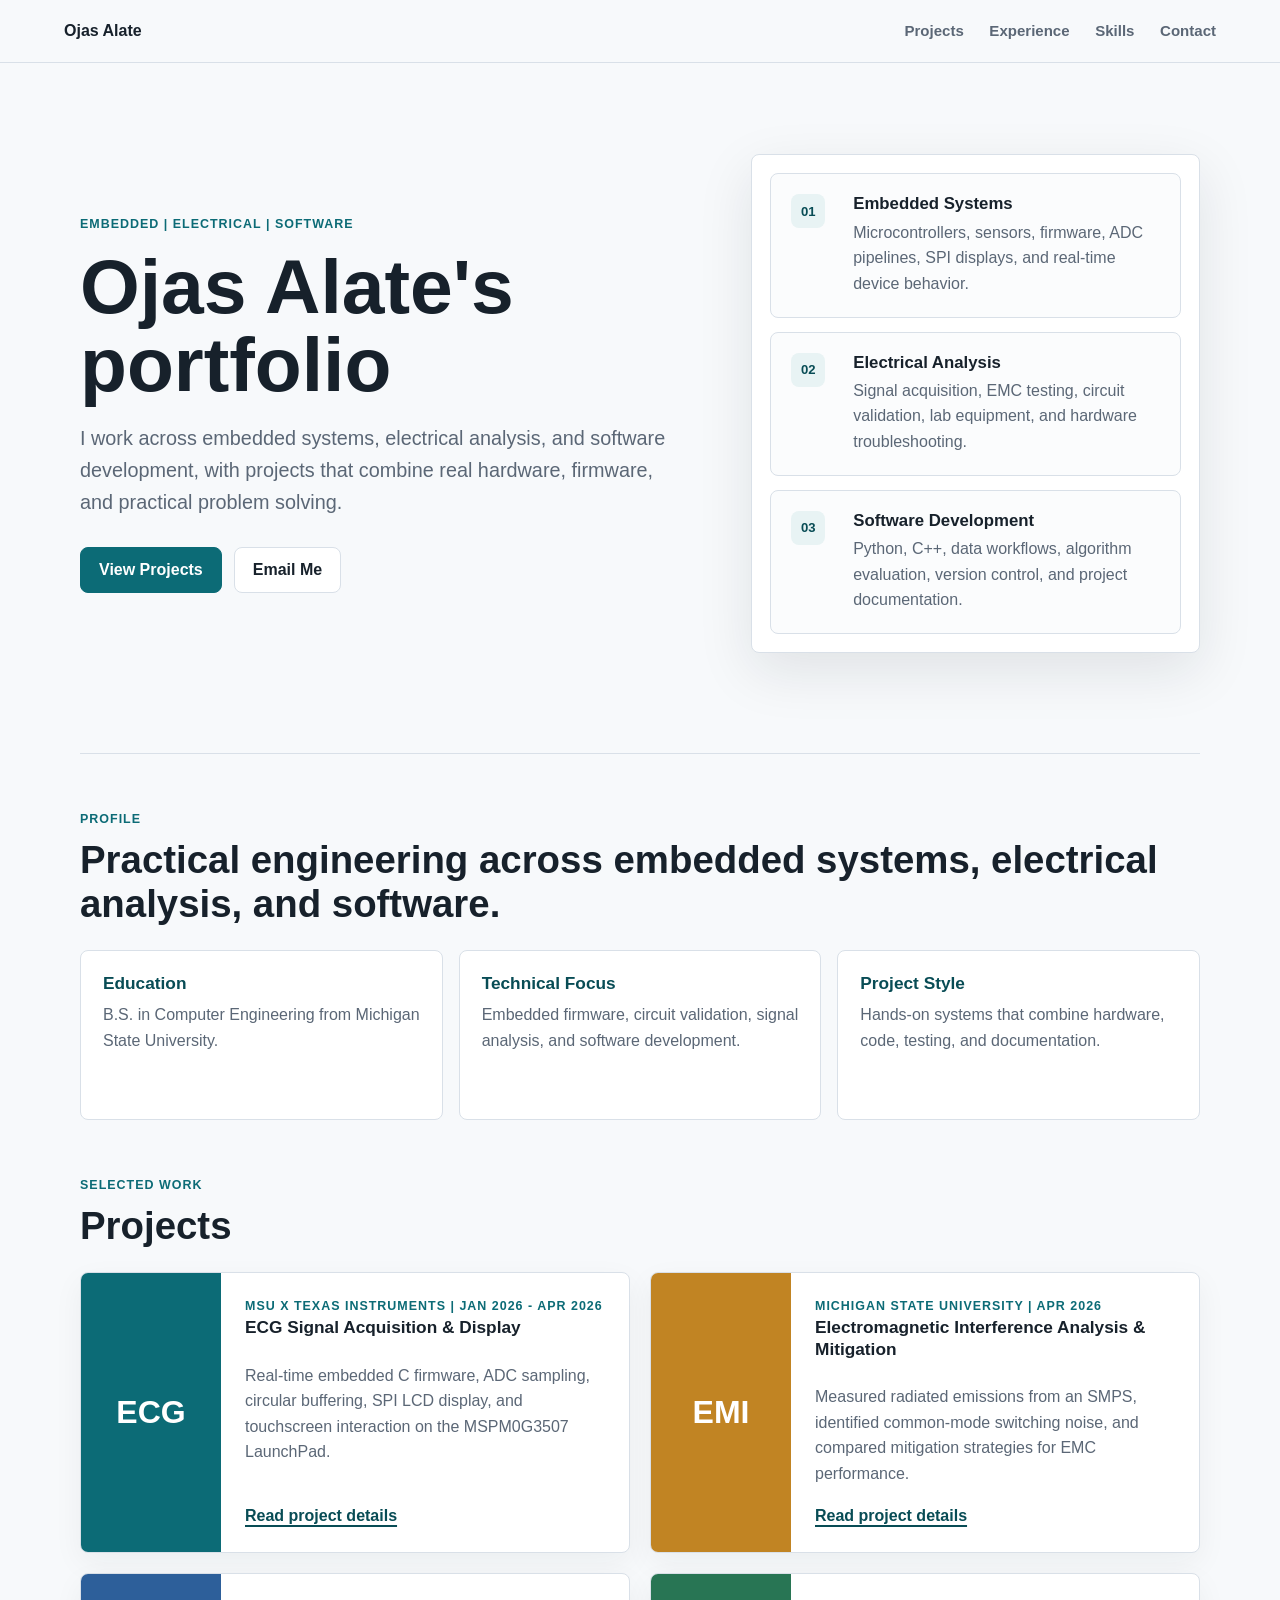
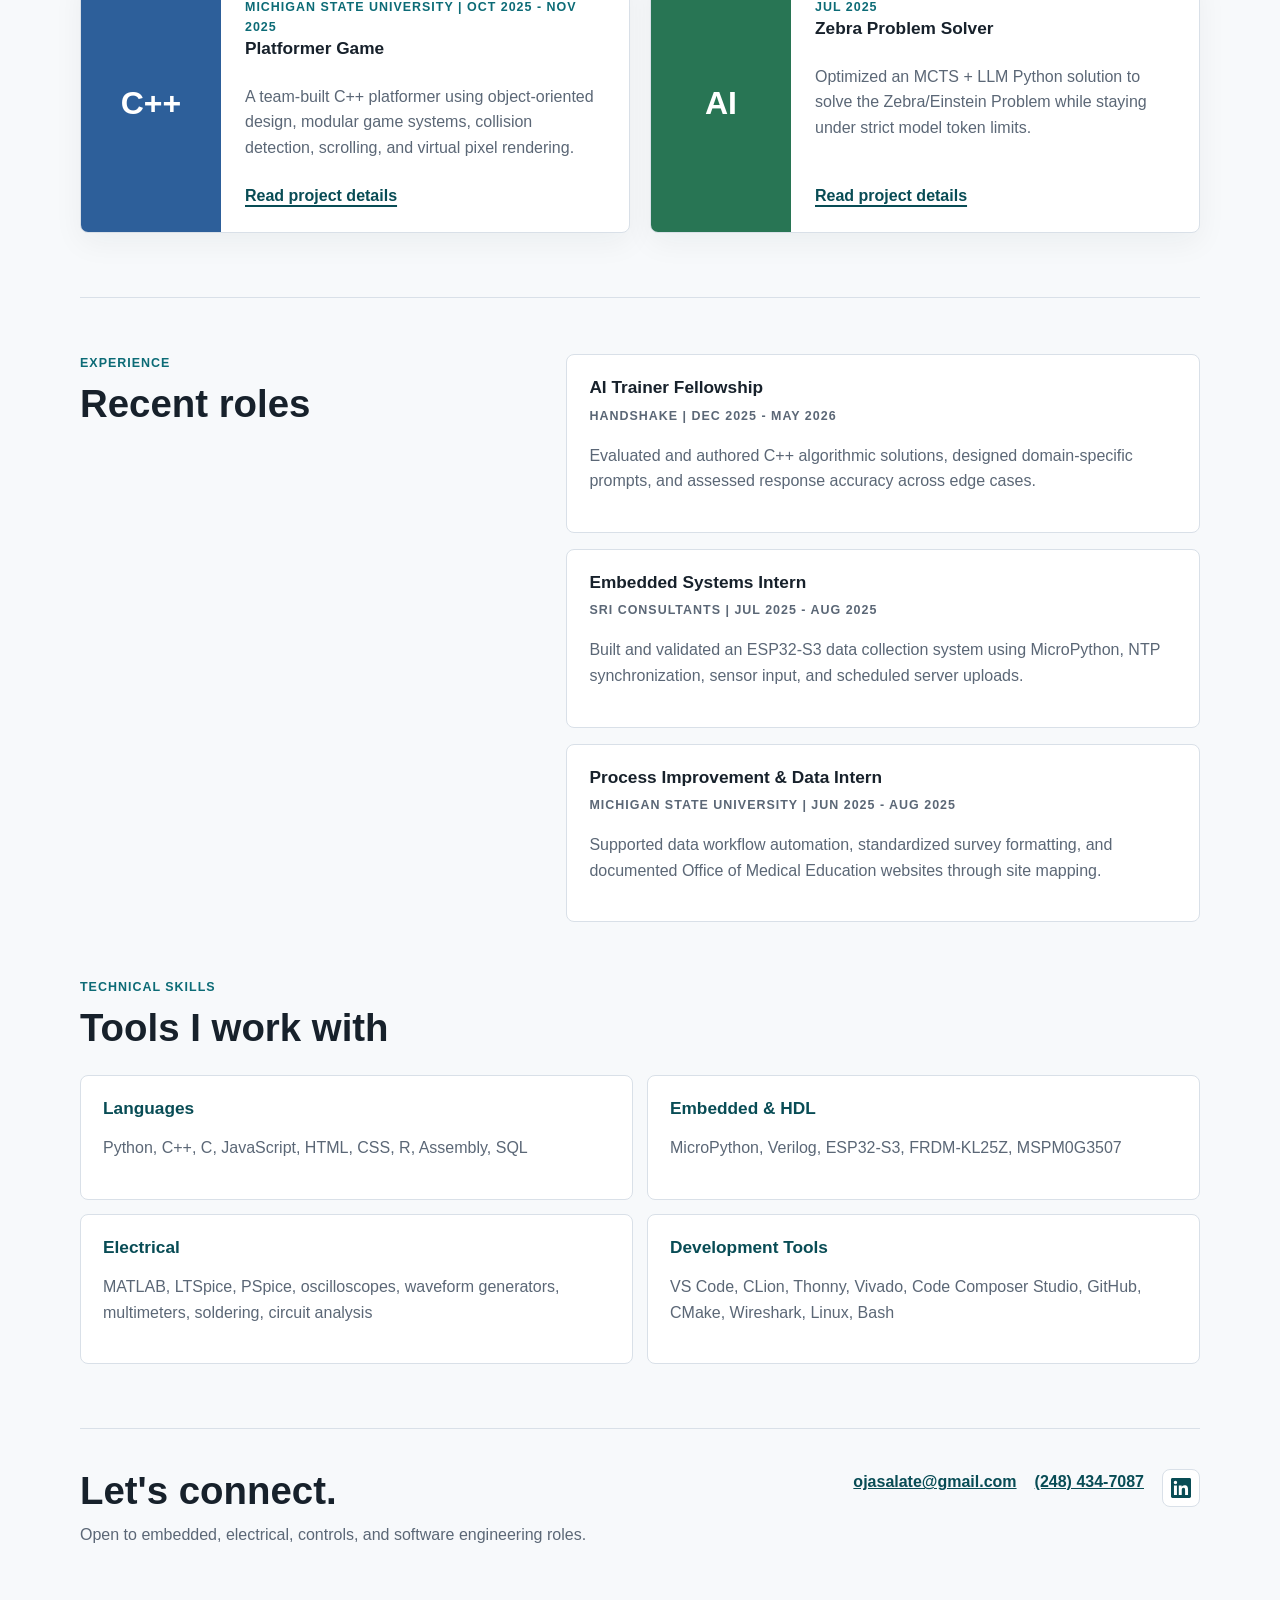
<file: index.html>
<!DOCTYPE html>
<html lang="en">
<head>
    <meta charset="UTF-8">
    <meta name="viewport" content="width=device-width, initial-scale=1.0">
    <title>Ojas Alate | Computer Engineering Portfolio</title>
    <meta name="description" content="Portfolio for Ojas Alate, a computer engineering graduate focused on embedded firmware, electrical systems, signal analysis, and software engineering projects.">
    <link rel="stylesheet" href="style.css?v=20260629">
</head>
<body>
    <header class="site-header">
        <a class="brand" href="index.html">Ojas Alate</a>
        <nav class="site-nav" aria-label="Main navigation">
            <a href="#projects">Projects</a>
            <a href="#experience">Experience</a>
            <a href="#skills">Skills</a>
            <a href="#contact">Contact</a>
        </nav>
    </header>

    <main>
        <section class="hero section">
            <div class="hero-copy">
                <p class="eyebrow">Embedded | Electrical | Software</p>
                <h1>Ojas Alate's portfolio</h1>
                <p class="hero-text">
                    I work across embedded systems, electrical analysis, and software development, with projects that combine real hardware, firmware, and practical problem solving.
                </p>
                <div class="hero-actions" aria-label="Primary links">
                    <a class="button primary" href="#projects">View Projects</a>
                    <a class="button secondary" href="mailto:ojasalate@gmail.com">Email Me</a>
                </div>
            </div>
            <div class="focus-panel" aria-label="Portfolio focus summary">
                <div class="focus-card">
                    <span>01</span>
                    <div>
                        <h2>Embedded Systems</h2>
                        <p>Microcontrollers, sensors, firmware, ADC pipelines, SPI displays, and real-time device behavior.</p>
                    </div>
                </div>
                <div class="focus-card">
                    <span>02</span>
                    <div>
                        <h2>Electrical Analysis</h2>
                        <p>Signal acquisition, EMC testing, circuit validation, lab equipment, and hardware troubleshooting.</p>
                    </div>
                </div>
                <div class="focus-card">
                    <span>03</span>
                    <div>
                        <h2>Software Development</h2>
                        <p>Python, C++, data workflows, algorithm evaluation, version control, and project documentation.</p>
                    </div>
                </div>
            </div>
        </section>

        <section class="section profile-section" aria-label="Professional overview">
            <div class="section-heading">
                <p class="section-label">Profile</p>
                <h2>Practical engineering across embedded systems, electrical analysis, and software.</h2>
            </div>
            <div class="profile-grid">
                <article class="profile-card">
                    <h3>Education</h3>
                    <p>B.S. in Computer Engineering from Michigan State University.</p>
                </article>
                <article class="profile-card">
                    <h3>Technical Focus</h3>
                    <p>Embedded firmware, circuit validation, signal analysis, and software development.</p>
                </article>
                <article class="profile-card">
                    <h3>Project Style</h3>
                    <p>Hands-on systems that combine hardware, code, testing, and documentation.</p>
                </article>
            </div>
        </section>

        <section class="section" id="projects">
            <div class="section-heading">
                <p class="section-label">Selected Work</p>
                <h2>Projects</h2>
            </div>
            <div class="project-grid">
                <article class="project-card">
                    <div class="project-visual ecg">ECG</div>
                    <div class="project-content">
                        <p class="project-meta">MSU x Texas Instruments | Jan 2026 - Apr 2026</p>
                        <h3>ECG Signal Acquisition & Display</h3>
                        <p>Real-time embedded C firmware, ADC sampling, circular buffering, SPI LCD display, and touchscreen interaction on the MSPM0G3507 LaunchPad.</p>
                        <a class="text-link" href="capstone.html">Read project details</a>
                    </div>
                </article>

                <article class="project-card">
                    <div class="project-visual emi">EMI</div>
                    <div class="project-content">
                        <p class="project-meta">Michigan State University | Apr 2026</p>
                        <h3>Electromagnetic Interference Analysis & Mitigation</h3>
                        <p>Measured radiated emissions from an SMPS, identified common-mode switching noise, and compared mitigation strategies for EMC performance.</p>
                        <a class="text-link" href="emi-analysis.html">Read project details</a>
                    </div>
                </article>

                <article class="project-card">
                    <div class="project-visual game">C++</div>
                    <div class="project-content">
                        <p class="project-meta">Michigan State University | Oct 2025 - Nov 2025</p>
                        <h3>Platformer Game</h3>
                        <p>A team-built C++ platformer using object-oriented design, modular game systems, collision detection, scrolling, and virtual pixel rendering.</p>
                        <a class="text-link" href="platformer.html">Read project details</a>
                    </div>
                </article>

                <article class="project-card">
                    <div class="project-visual zebra">AI</div>
                    <div class="project-content">
                        <p class="project-meta">Jul 2025</p>
                        <h3>Zebra Problem Solver</h3>
                        <p>Optimized an MCTS + LLM Python solution to solve the Zebra/Einstein Problem while staying under strict model token limits.</p>
                        <a class="text-link" href="zebra-problem.html">Read project details</a>
                    </div>
                </article>
            </div>
        </section>

        <section class="section two-column" id="experience">
            <div>
                <p class="section-label">Experience</p>
                <h2>Recent roles</h2>
            </div>
            <div class="timeline">
                <article>
                    <h3>AI Trainer Fellowship</h3>
                    <p class="project-meta">Handshake | Dec 2025 - May 2026</p>
                    <p>Evaluated and authored C++ algorithmic solutions, designed domain-specific prompts, and assessed response accuracy across edge cases.</p>
                </article>
                <article>
                    <h3>Embedded Systems Intern</h3>
                    <p class="project-meta">SRI Consultants | Jul 2025 - Aug 2025</p>
                    <p>Built and validated an ESP32-S3 data collection system using MicroPython, NTP synchronization, sensor input, and scheduled server uploads.</p>
                </article>
                <article>
                    <h3>Process Improvement & Data Intern</h3>
                    <p class="project-meta">Michigan State University | Jun 2025 - Aug 2025</p>
                    <p>Supported data workflow automation, standardized survey formatting, and documented Office of Medical Education websites through site mapping.</p>
                </article>
            </div>
        </section>

        <section class="section" id="skills">
            <div class="section-heading">
                <p class="section-label">Technical Skills</p>
                <h2>Tools I work with</h2>
            </div>
            <div class="skill-groups">
                <div>
                    <h3>Languages</h3>
                    <p>Python, C++, C, JavaScript, HTML, CSS, R, Assembly, SQL</p>
                </div>
                <div>
                    <h3>Embedded & HDL</h3>
                    <p>MicroPython, Verilog, ESP32-S3, FRDM-KL25Z, MSPM0G3507</p>
                </div>
                <div>
                    <h3>Electrical</h3>
                    <p>MATLAB, LTSpice, PSpice, oscilloscopes, waveform generators, multimeters, soldering, circuit analysis</p>
                </div>
                <div>
                    <h3>Development Tools</h3>
                    <p>VS Code, CLion, Thonny, Vivado, Code Composer Studio, GitHub, CMake, Wireshark, Linux, Bash</p>
                </div>
            </div>
        </section>
    </main>

    <footer class="site-footer" id="contact">
        <div>
            <h2>Let's connect.</h2>
            <p>Open to embedded, electrical, controls, and software engineering roles.</p>
        </div>
        <div class="footer-links">
            <a href="mailto:ojasalate@gmail.com">ojasalate@gmail.com</a>
            <a href="tel:+12484347087">(248) 434-7087</a>
            <a class="icon-link" href="https://www.linkedin.com/in/ojas-alate" aria-label="LinkedIn profile">
                <svg class="brand-icon" viewBox="0 0 24 24" aria-hidden="true">
                    <path d="M20.45 20.45h-3.56v-5.58c0-1.33-.03-3.04-1.85-3.04-1.85 0-2.13 1.45-2.13 2.94v5.68H9.35V8.98h3.42v1.57h.05c.48-.9 1.64-1.85 3.37-1.85 3.6 0 4.27 2.37 4.27 5.46v6.29ZM5.34 7.41a2.06 2.06 0 1 1 0-4.12 2.06 2.06 0 0 1 0 4.12ZM7.12 20.45H3.56V8.98h3.56v11.47ZM22.23 0H1.76C.79 0 0 .77 0 1.72v20.56C0 23.23.79 24 1.76 24h20.47c.97 0 1.77-.77 1.77-1.72V1.72C24 .77 23.2 0 22.23 0Z"></path>
                </svg>
                <span class="sr-only">LinkedIn</span>
            </a>
        </div>
    </footer>
</body>
</html>
</file>
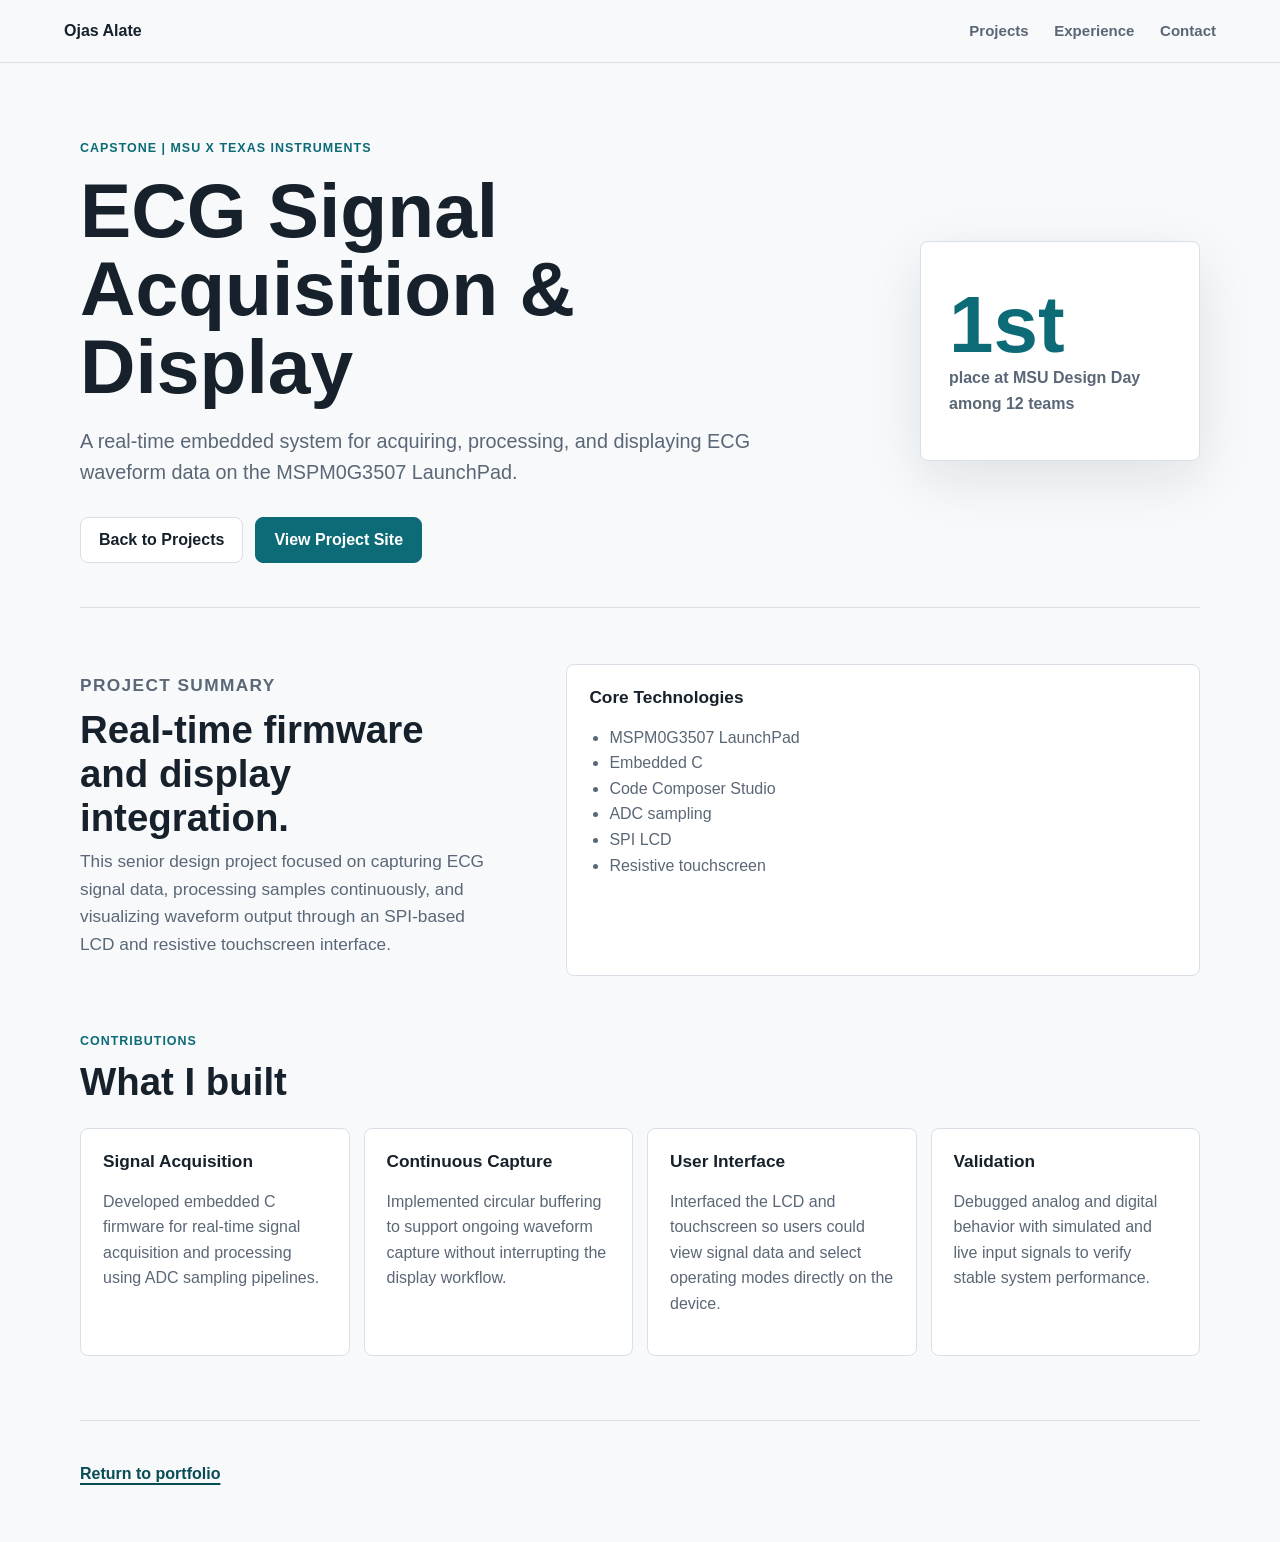
<file: capstone.html>
<!DOCTYPE html>
<html lang="en">
<head>
    <meta charset="UTF-8">
    <meta name="viewport" content="width=device-width, initial-scale=1.0">
    <title>ECG Signal Acquisition & Display | Ojas Alate</title>
    <meta name="description" content="Capstone project details for Ojas Alate's ECG signal acquisition and display system built with MSU and Texas Instruments.">
    <link rel="stylesheet" href="style.css?v=20260629">
</head>
<body>
    <header class="site-header">
        <a class="brand" href="index.html">Ojas Alate</a>
        <nav class="site-nav" aria-label="Main navigation">
            <a href="index.html#projects">Projects</a>
            <a href="index.html#experience">Experience</a>
            <a href="index.html#contact">Contact</a>
        </nav>
    </header>

    <main>
        <section class="project-hero section">
            <div>
                <p class="eyebrow">Capstone | MSU x Texas Instruments</p>
                <h1>ECG Signal Acquisition & Display</h1>
                <p class="hero-text">A real-time embedded system for acquiring, processing, and displaying ECG waveform data on the MSPM0G3507 LaunchPad.</p>
                <div class="hero-actions">
                    <a class="button secondary" href="index.html#projects">Back to Projects</a>
                    <a class="button primary" href="https://cv-spartan-projects.github.io/ECE480-Capstone-Team23/">View Project Site</a>
                </div>
            </div>
            <div class="project-stat">
                <strong>1st</strong>
                <span>place at MSU Design Day among 12 teams</span>
            </div>
        </section>

        <section class="section detail-grid">
            <article>
                <p class="section-label">Project Summary</p>
                <h2>Real-time firmware and display integration.</h2>
                <p>
                    This senior design project focused on capturing ECG signal data, processing samples continuously, and visualizing waveform output through an SPI-based LCD and resistive touchscreen interface.
                </p>
            </article>
            <aside class="detail-panel">
                <h3>Core Technologies</h3>
                <ul>
                    <li>MSPM0G3507 LaunchPad</li>
                    <li>Embedded C</li>
                    <li>Code Composer Studio</li>
                    <li>ADC sampling</li>
                    <li>SPI LCD</li>
                    <li>Resistive touchscreen</li>
                </ul>
            </aside>
        </section>

        <section class="section">
            <div class="section-heading">
                <p class="section-label">Contributions</p>
                <h2>What I built</h2>
            </div>
            <div class="feature-list">
                <article>
                    <h3>Signal Acquisition</h3>
                    <p>Developed embedded C firmware for real-time signal acquisition and processing using ADC sampling pipelines.</p>
                </article>
                <article>
                    <h3>Continuous Capture</h3>
                    <p>Implemented circular buffering to support ongoing waveform capture without interrupting the display workflow.</p>
                </article>
                <article>
                    <h3>User Interface</h3>
                    <p>Interfaced the LCD and touchscreen so users could view signal data and select operating modes directly on the device.</p>
                </article>
                <article>
                    <h3>Validation</h3>
                    <p>Debugged analog and digital behavior with simulated and live input signals to verify stable system performance.</p>
                </article>
            </div>
        </section>
    </main>

    <footer class="site-footer">
        <a class="text-link" href="index.html">Return to portfolio</a>
    </footer>
</body>
</html>
</file>
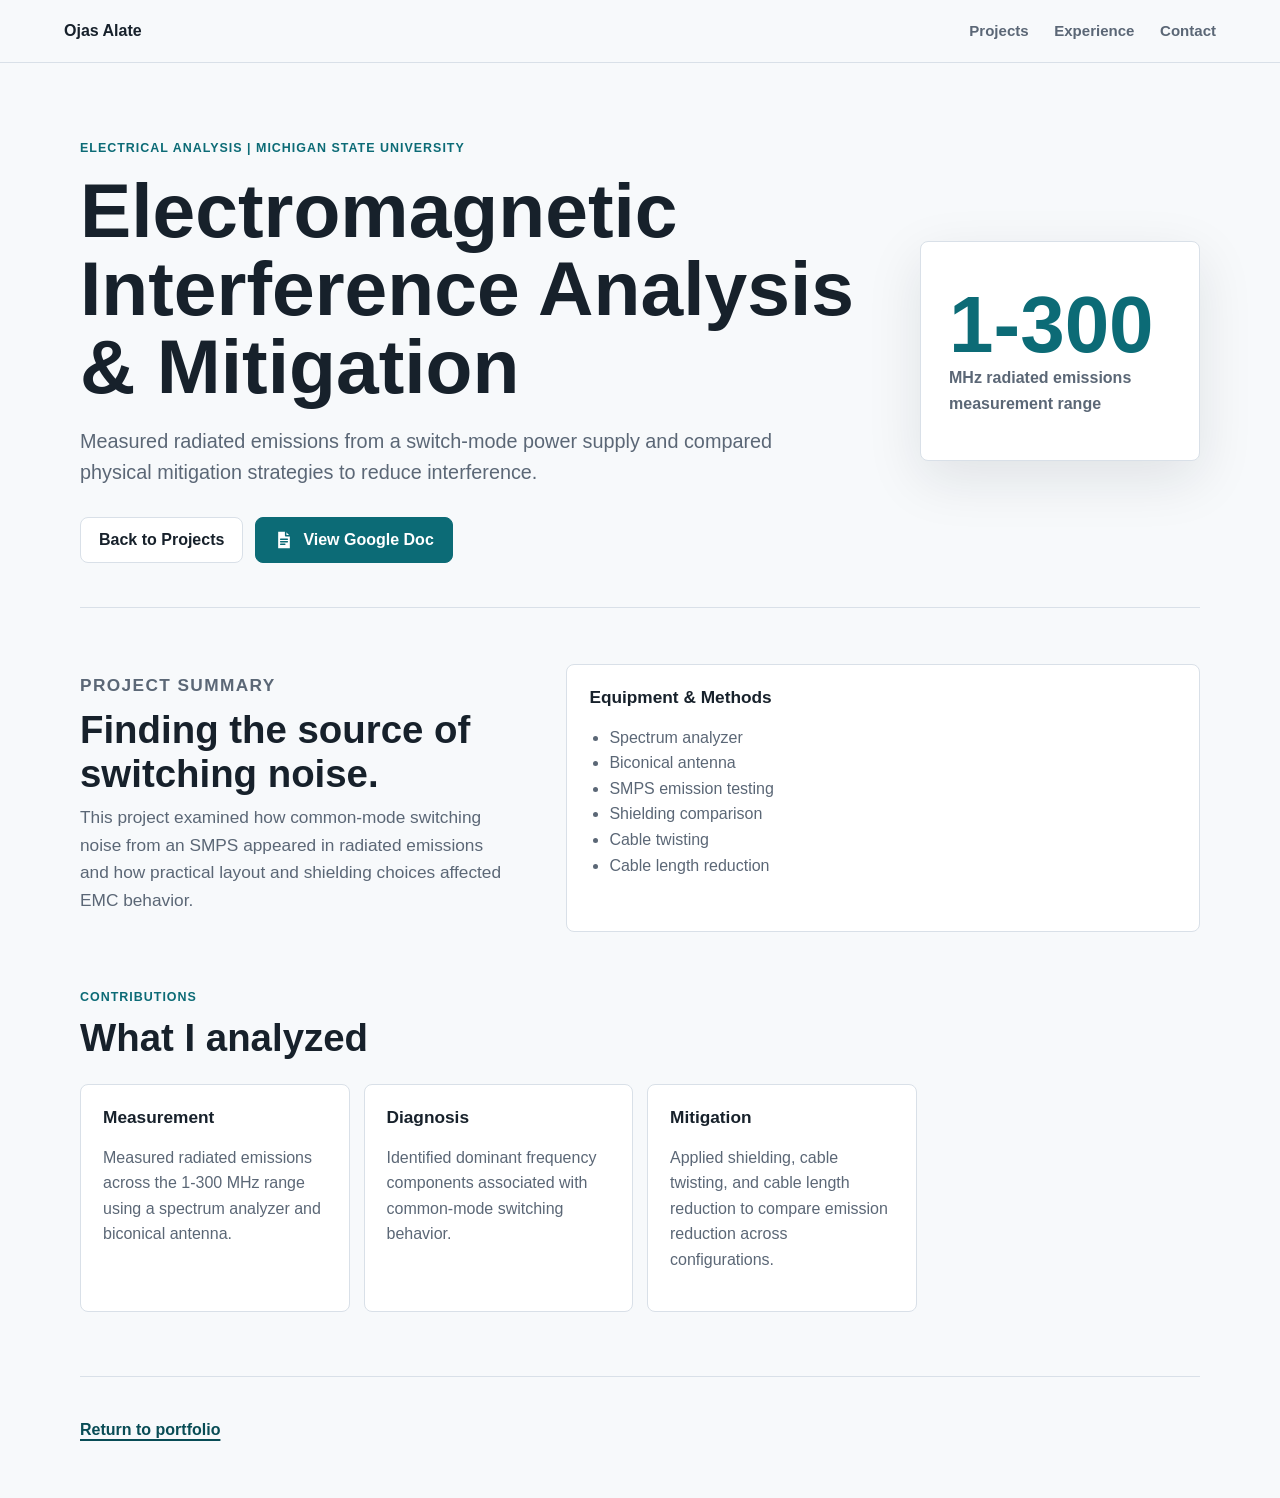
<file: emi-analysis.html>
<!DOCTYPE html>
<html lang="en">
<head>
    <meta charset="UTF-8">
    <meta name="viewport" content="width=device-width, initial-scale=1.0">
    <title>Electromagnetic Interference Analysis | Ojas Alate</title>
    <meta name="description" content="Project details for Ojas Alate's electromagnetic interference analysis and mitigation work.">
    <link rel="stylesheet" href="style.css?v=20260629">
</head>
<body>
    <header class="site-header">
        <a class="brand" href="index.html">Ojas Alate</a>
        <nav class="site-nav" aria-label="Main navigation">
            <a href="index.html#projects">Projects</a>
            <a href="index.html#experience">Experience</a>
            <a href="index.html#contact">Contact</a>
        </nav>
    </header>

    <main>
        <section class="project-hero section">
            <div>
                <p class="eyebrow">Electrical Analysis | Michigan State University</p>
                <h1>Electromagnetic Interference Analysis & Mitigation</h1>
                <p class="hero-text">Measured radiated emissions from a switch-mode power supply and compared physical mitigation strategies to reduce interference.</p>
                <div class="hero-actions">
                    <a class="button secondary" href="index.html#projects">Back to Projects</a>
                    <a class="button primary docs-button" href="https://docs.google.com/document/d/1dYpM_G-G1wIL6OXguMkgS4XqOSPN32UWNxRURj3GAKc/edit?tab=t.0">
                        <svg class="button-icon docs-icon" viewBox="0 0 24 24" aria-hidden="true">
                            <path class="docs-page" d="M5 2h9l5 5v15H5V2Z"></path>
                            <path class="docs-fold" d="M14 2v5h5"></path>
                            <path class="docs-line" d="M8 11h8M8 14h8M8 17h5"></path>
                        </svg>
                        View Google Doc
                    </a>
                </div>
            </div>
            <div class="project-stat">
                <strong>1-300</strong>
                <span>MHz radiated emissions measurement range</span>
            </div>
        </section>

        <section class="section detail-grid">
            <article>
                <p class="section-label">Project Summary</p>
                <h2>Finding the source of switching noise.</h2>
                <p>
                    This project examined how common-mode switching noise from an SMPS appeared in radiated emissions and how practical layout and shielding choices affected EMC behavior.
                </p>
            </article>
            <aside class="detail-panel">
                <h3>Equipment & Methods</h3>
                <ul>
                    <li>Spectrum analyzer</li>
                    <li>Biconical antenna</li>
                    <li>SMPS emission testing</li>
                    <li>Shielding comparison</li>
                    <li>Cable twisting</li>
                    <li>Cable length reduction</li>
                </ul>
            </aside>
        </section>

        <section class="section">
            <div class="section-heading">
                <p class="section-label">Contributions</p>
                <h2>What I analyzed</h2>
            </div>
            <div class="feature-list">
                <article>
                    <h3>Measurement</h3>
                    <p>Measured radiated emissions across the 1-300 MHz range using a spectrum analyzer and biconical antenna.</p>
                </article>
                <article>
                    <h3>Diagnosis</h3>
                    <p>Identified dominant frequency components associated with common-mode switching behavior.</p>
                </article>
                <article>
                    <h3>Mitigation</h3>
                    <p>Applied shielding, cable twisting, and cable length reduction to compare emission reduction across configurations.</p>
                </article>
            </div>
        </section>
    </main>

    <footer class="site-footer">
        <a class="text-link" href="index.html">Return to portfolio</a>
    </footer>
</body>
</html>
</file>
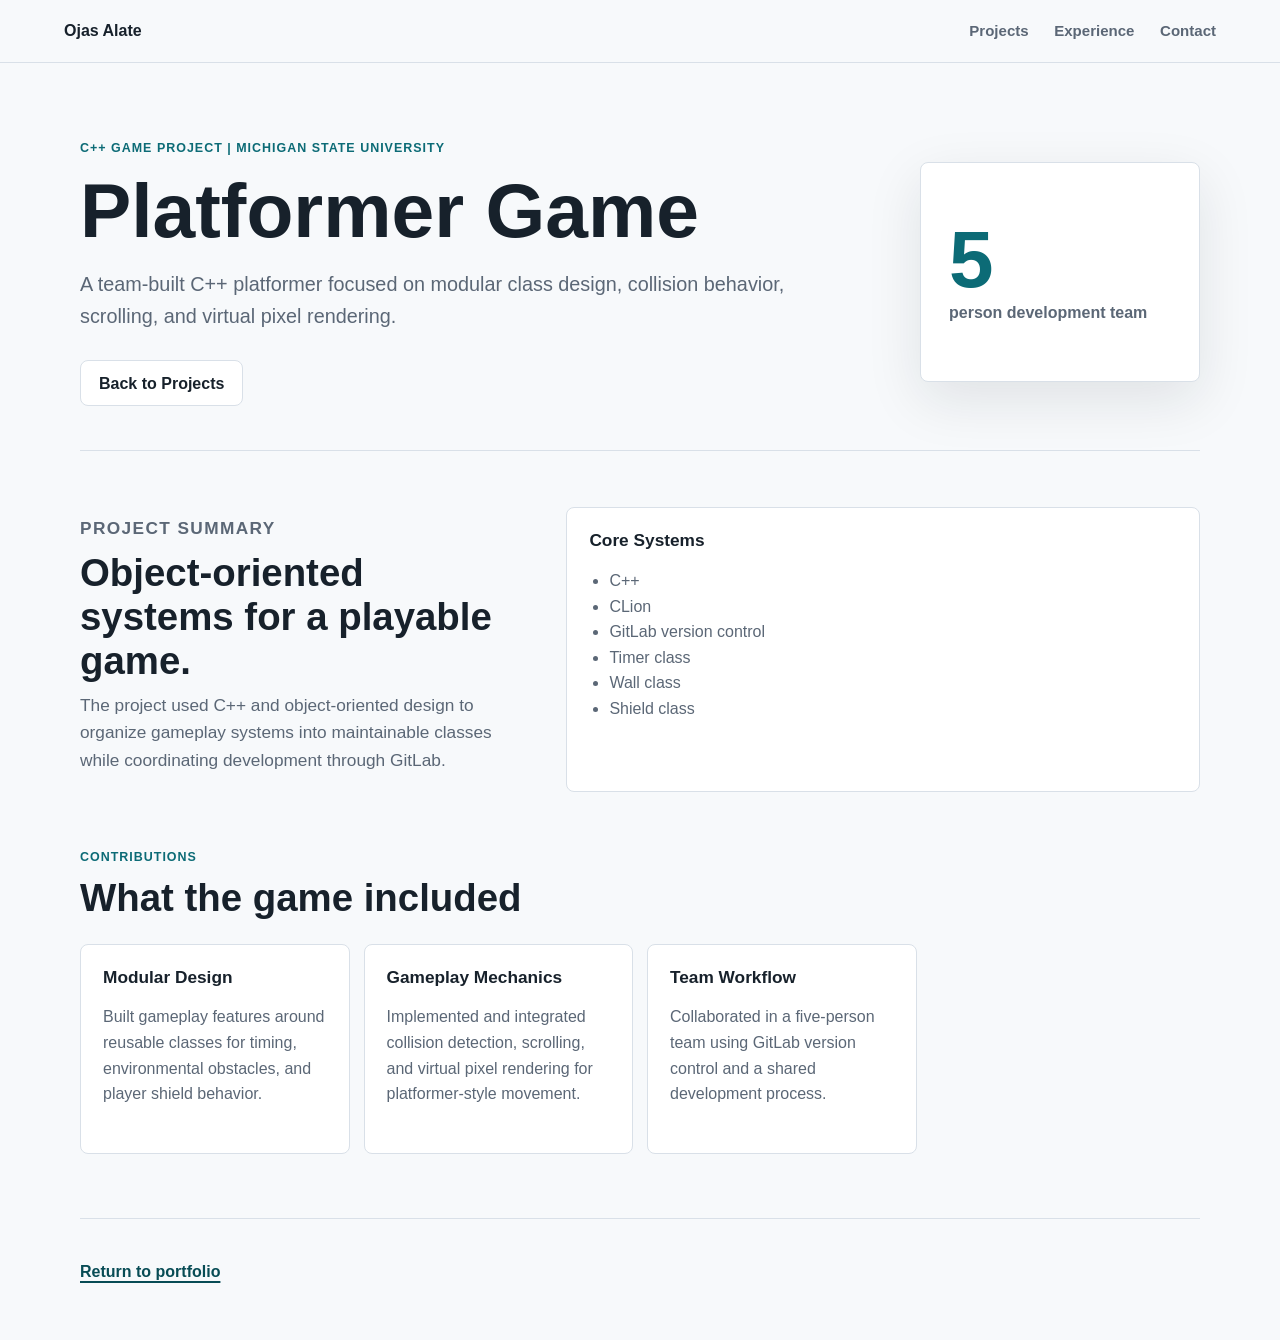
<file: platformer.html>
<!DOCTYPE html>
<html lang="en">
<head>
    <meta charset="UTF-8">
    <meta name="viewport" content="width=device-width, initial-scale=1.0">
    <title>Platformer Game | Ojas Alate</title>
    <meta name="description" content="Project details for Ojas Alate's C++ platformer game built with a five-person team.">
    <link rel="stylesheet" href="style.css?v=20260629">
</head>
<body>
    <header class="site-header">
        <a class="brand" href="index.html">Ojas Alate</a>
        <nav class="site-nav" aria-label="Main navigation">
            <a href="index.html#projects">Projects</a>
            <a href="index.html#experience">Experience</a>
            <a href="index.html#contact">Contact</a>
        </nav>
    </header>

    <main>
        <section class="project-hero section">
            <div>
                <p class="eyebrow">C++ Game Project | Michigan State University</p>
                <h1>Platformer Game</h1>
                <p class="hero-text">A team-built C++ platformer focused on modular class design, collision behavior, scrolling, and virtual pixel rendering.</p>
                <a class="button secondary" href="index.html#projects">Back to Projects</a>
            </div>
            <div class="project-stat">
                <strong>5</strong>
                <span>person development team</span>
            </div>
        </section>

        <section class="section detail-grid">
            <article>
                <p class="section-label">Project Summary</p>
                <h2>Object-oriented systems for a playable game.</h2>
                <p>
                    The project used C++ and object-oriented design to organize gameplay systems into maintainable classes while coordinating development through GitLab.
                </p>
            </article>
            <aside class="detail-panel">
                <h3>Core Systems</h3>
                <ul>
                    <li>C++</li>
                    <li>CLion</li>
                    <li>GitLab version control</li>
                    <li>Timer class</li>
                    <li>Wall class</li>
                    <li>Shield class</li>
                </ul>
            </aside>
        </section>

        <section class="section">
            <div class="section-heading">
                <p class="section-label">Contributions</p>
                <h2>What the game included</h2>
            </div>
            <div class="feature-list">
                <article>
                    <h3>Modular Design</h3>
                    <p>Built gameplay features around reusable classes for timing, environmental obstacles, and player shield behavior.</p>
                </article>
                <article>
                    <h3>Gameplay Mechanics</h3>
                    <p>Implemented and integrated collision detection, scrolling, and virtual pixel rendering for platformer-style movement.</p>
                </article>
                <article>
                    <h3>Team Workflow</h3>
                    <p>Collaborated in a five-person team using GitLab version control and a shared development process.</p>
                </article>
            </div>
        </section>
    </main>

    <footer class="site-footer">
        <a class="text-link" href="index.html">Return to portfolio</a>
    </footer>
</body>
</html>
</file>
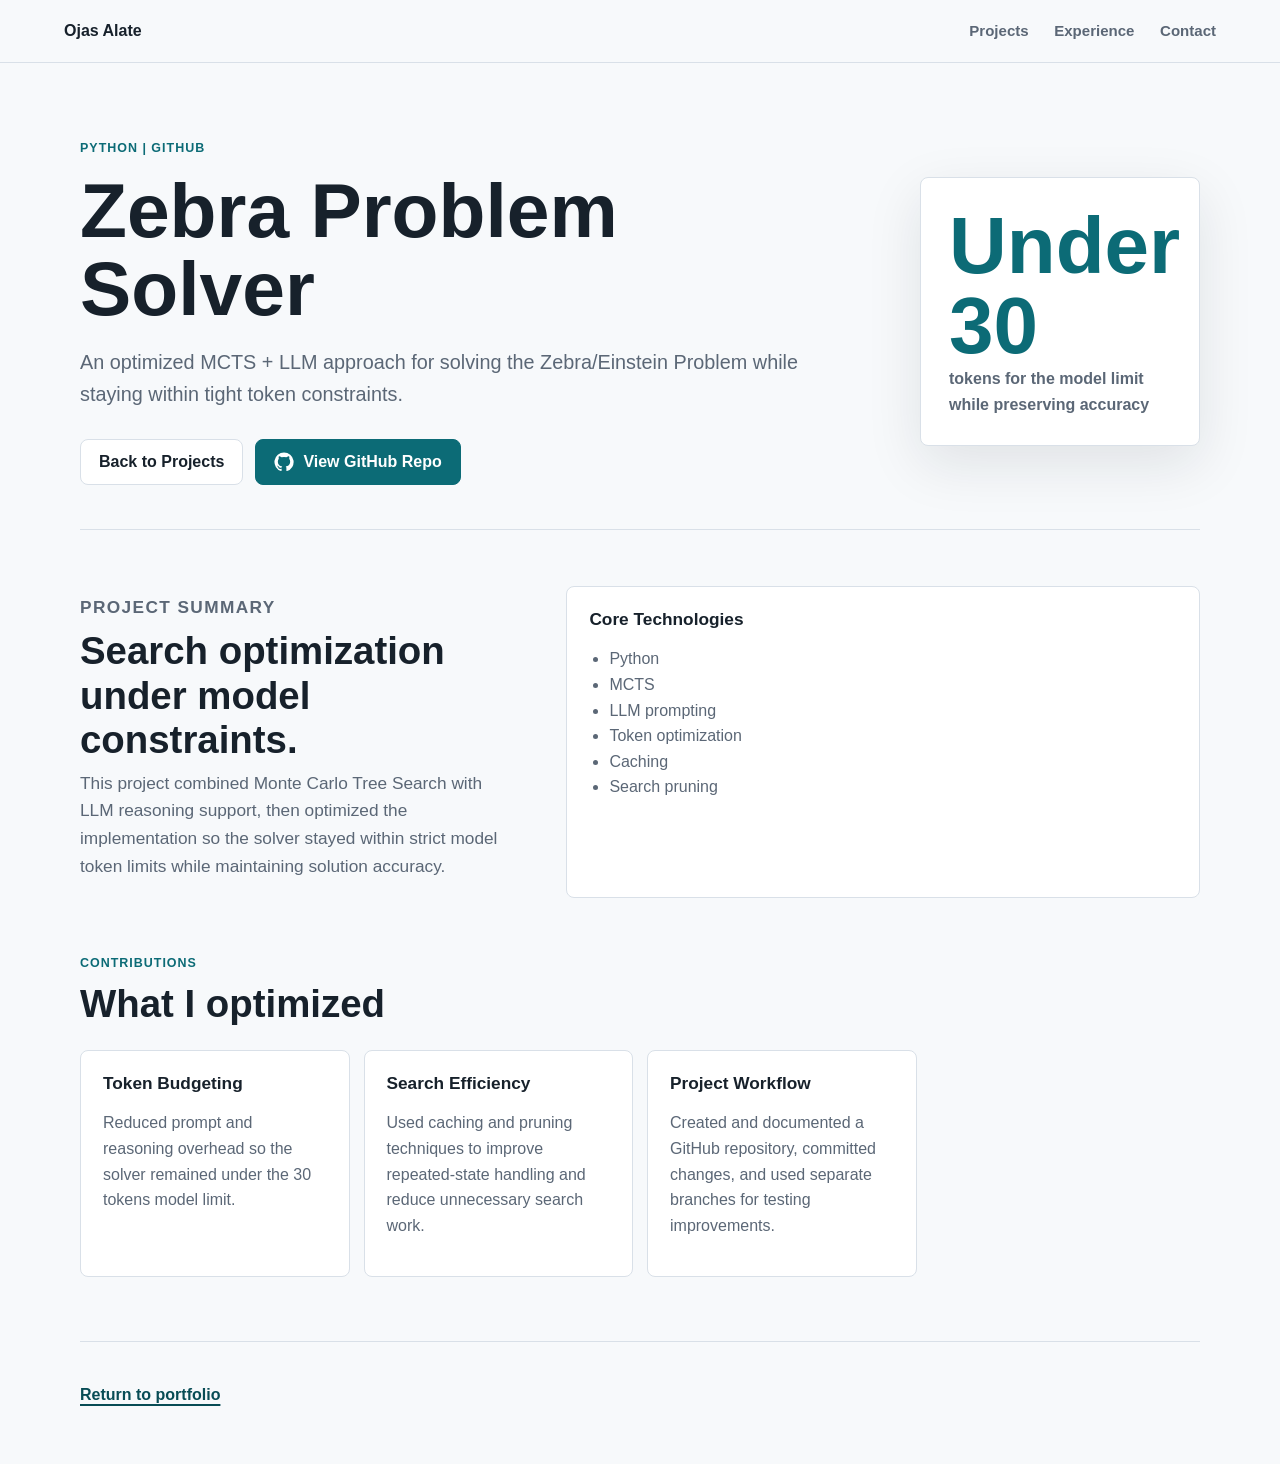
<file: zebra-problem.html>
<!DOCTYPE html>
<html lang="en">
<head>
    <meta charset="UTF-8">
    <meta name="viewport" content="width=device-width, initial-scale=1.0">
    <title>Zebra Problem Solver | Ojas Alate</title>
    <meta name="description" content="Project details for Ojas Alate's MCTS and LLM optimized Zebra Problem solver.">
    <link rel="stylesheet" href="style.css?v=20260629">
</head>
<body>
    <header class="site-header">
        <a class="brand" href="index.html">Ojas Alate</a>
        <nav class="site-nav" aria-label="Main navigation">
            <a href="index.html#projects">Projects</a>
            <a href="index.html#experience">Experience</a>
            <a href="index.html#contact">Contact</a>
        </nav>
    </header>

    <main>
        <section class="project-hero section">
            <div>
                <p class="eyebrow">Python | GitHub</p>
                <h1>Zebra Problem Solver</h1>
                <p class="hero-text">An optimized MCTS + LLM approach for solving the Zebra/Einstein Problem while staying within tight token constraints.</p>
                <div class="hero-actions">
                    <a class="button secondary" href="index.html#projects">Back to Projects</a>
                    <a class="button primary" href="https://github.com/OjasAlate/zebra_problem">
                        <svg class="button-icon" viewBox="0 0 24 24" aria-hidden="true">
                            <path d="M12 .5A11.5 11.5 0 0 0 8.36 22.9c.58.11.79-.25.79-.56v-2.15c-3.22.7-3.9-1.38-3.9-1.38-.53-1.34-1.29-1.7-1.29-1.7-1.05-.72.08-.7.08-.7 1.16.08 1.77 1.19 1.77 1.19 1.03 1.77 2.7 1.26 3.36.96.1-.75.4-1.26.73-1.55-2.57-.29-5.28-1.29-5.28-5.73 0-1.27.45-2.3 1.19-3.11-.12-.29-.52-1.47.11-3.07 0 0 .98-.31 3.18 1.19a10.98 10.98 0 0 1 5.8 0c2.2-1.5 3.17-1.19 3.17-1.19.64 1.6.24 2.78.12 3.07.74.81 1.18 1.84 1.18 3.11 0 4.45-2.71 5.43-5.29 5.72.42.36.79 1.07.79 2.16v3.2c0 .31.21.67.8.56A11.5 11.5 0 0 0 12 .5Z"></path>
                        </svg>
                        View GitHub Repo
                    </a>
                </div>
            </div>
            <div class="project-stat">
                <strong>Under 30</strong>
                <span>tokens for the model limit while preserving accuracy</span>
            </div>
        </section>

        <section class="section detail-grid">
            <article>
                <p class="section-label">Project Summary</p>
                <h2>Search optimization under model constraints.</h2>
                <p>
                    This project combined Monte Carlo Tree Search with LLM reasoning support, then optimized the implementation so the solver stayed within strict model token limits while maintaining solution accuracy.
                </p>
            </article>
            <aside class="detail-panel">
                <h3>Core Technologies</h3>
                <ul>
                    <li>Python</li>
                    <li>MCTS</li>
                    <li>LLM prompting</li>
                    <li>Token optimization</li>
                    <li>Caching</li>
                    <li>Search pruning</li>
                </ul>
            </aside>
        </section>

        <section class="section">
            <div class="section-heading">
                <p class="section-label">Contributions</p>
                <h2>What I optimized</h2>
            </div>
            <div class="feature-list">
                <article>
                    <h3>Token Budgeting</h3>
                    <p>Reduced prompt and reasoning overhead so the solver remained under the 30 tokens model limit.</p>
                </article>
                <article>
                    <h3>Search Efficiency</h3>
                    <p>Used caching and pruning techniques to improve repeated-state handling and reduce unnecessary search work.</p>
                </article>
                <article>
                    <h3>Project Workflow</h3>
                    <p>Created and documented a GitHub repository, committed changes, and used separate branches for testing improvements.</p>
                </article>
            </div>
        </section>
    </main>

    <footer class="site-footer">
        <a class="text-link" href="index.html">Return to portfolio</a>
    </footer>
</body>
</html>
</file>
<file: style.css>
:root {
    --ink: #17212b;
    --muted: #5b6776;
    --line: #d9e0e8;
    --paper: #f7f9fb;
    --surface: #ffffff;
    --accent: #0c6b76;
    --accent-dark: #084c55;
    --gold: #c18423;
    --green: #287554;
    --blue: #2d5f9a;
    --shadow: 0 18px 55px rgba(23, 33, 43, 0.1);
}

* {
    box-sizing: border-box;
}

html {
    scroll-behavior: smooth;
}

body {
    margin: 0;
    color: var(--ink);
    background: var(--paper);
    font-family: Arial, Helvetica, sans-serif;
    line-height: 1.6;
}

a {
    color: inherit;
}

.site-header {
    position: sticky;
    top: 0;
    z-index: 10;
    display: flex;
    align-items: center;
    justify-content: space-between;
    gap: 24px;
    width: 100%;
    padding: 18px clamp(20px, 5vw, 72px);
    background: rgba(247, 249, 251, 0.94);
    border-bottom: 1px solid var(--line);
    backdrop-filter: blur(12px);
}

.brand {
    color: var(--ink);
    font-size: 1rem;
    font-weight: 800;
    letter-spacing: 0;
    text-decoration: none;
}

.site-nav {
    display: flex;
    align-items: center;
    gap: clamp(12px, 2vw, 28px);
    color: var(--muted);
    font-size: 0.94rem;
    font-weight: 700;
}

.site-nav a {
    text-decoration: none;
}

.site-nav a:hover,
.text-link:hover {
    color: var(--accent);
}

.section,
.site-footer {
    width: min(1120px, calc(100% - 40px));
    margin: 0 auto;
}

.hero {
    display: grid;
    grid-template-columns: minmax(0, 1.15fr) minmax(320px, 0.85fr);
    gap: clamp(28px, 5vw, 72px);
    align-items: center;
    min-height: 690px;
    padding: 64px 0 72px;
}

.project-hero {
    display: grid;
    grid-template-columns: minmax(0, 1fr) 280px;
    gap: clamp(28px, 5vw, 72px);
    align-items: center;
    padding: 76px 0 44px;
}

.eyebrow,
.section-label,
.project-meta {
    margin: 0;
    color: var(--accent);
    font-size: 0.78rem;
    font-weight: 800;
    letter-spacing: 0.08em;
    text-transform: uppercase;
}

h1,
h2,
h3,
p {
    overflow-wrap: anywhere;
}

h1 {
    max-width: 840px;
    margin: 12px 0 20px;
    font-size: clamp(2.4rem, 6vw, 4.8rem);
    line-height: 1.02;
    letter-spacing: 0;
}

h2 {
    margin: 8px 0 0;
    font-size: clamp(1.7rem, 3vw, 2.6rem);
    line-height: 1.15;
    letter-spacing: 0;
}

h3 {
    margin: 0 0 8px;
    font-size: 1.08rem;
    line-height: 1.25;
    letter-spacing: 0;
}

.hero-text {
    max-width: 720px;
    margin: 0 0 28px;
    color: var(--muted);
    font-size: clamp(1.04rem, 1.6vw, 1.24rem);
}

.hero-actions {
    display: flex;
    flex-wrap: wrap;
    gap: 12px;
}

.button {
    display: inline-flex;
    align-items: center;
    justify-content: center;
    gap: 9px;
    min-height: 46px;
    padding: 0 18px;
    border: 1px solid var(--line);
    border-radius: 8px;
    font-weight: 800;
    text-decoration: none;
}

.button.primary {
    color: #ffffff;
    background: var(--accent);
    border-color: var(--accent);
}

.button.primary:hover {
    background: var(--accent-dark);
}

.button.secondary {
    background: var(--surface);
}

.button.secondary:hover {
    border-color: var(--accent);
    color: var(--accent);
}

.button.disabled {
    color: #748091;
    background: #eef2f6;
    cursor: default;
}

.button-icon {
    width: 20px;
    height: 20px;
    flex: 0 0 20px;
    fill: currentColor;
}

.docs-button .docs-icon {
    fill: none;
}

.docs-page {
    fill: #ffffff;
}

.docs-fold {
    fill: none;
    stroke: var(--accent);
    stroke-linecap: round;
    stroke-linejoin: round;
    stroke-width: 1.8;
}

.docs-line {
    fill: none;
    stroke: var(--accent);
    stroke-linecap: round;
    stroke-width: 1.8;
}

.focus-panel {
    display: grid;
    gap: 14px;
    padding: 18px;
    background: var(--surface);
    border: 1px solid var(--line);
    border-radius: 8px;
    box-shadow: var(--shadow);
}

.focus-card {
    display: grid;
    grid-template-columns: 44px minmax(0, 1fr);
    gap: 18px;
    align-items: start;
    padding: 20px;
    background: #fbfcfd;
    border: 1px solid var(--line);
    border-radius: 8px;
}

.focus-card span {
    display: inline-flex;
    align-items: center;
    justify-content: center;
    width: 34px;
    height: 34px;
    color: var(--accent-dark);
    background: #e8f3f4;
    border-radius: 8px;
    font-size: 0.82rem;
    font-weight: 900;
}

.focus-card h2 {
    margin: 0 0 6px;
    font-size: 1.05rem;
}

.focus-card p {
    margin: 0;
    color: var(--muted);
}

.skill-groups,
.feature-list {
    display: grid;
    grid-template-columns: repeat(2, minmax(0, 1fr));
    gap: 14px;
}

.skill-groups div,
.feature-list article,
.detail-panel,
.project-stat,
.timeline article {
    background: var(--surface);
    border: 1px solid var(--line);
    border-radius: 8px;
}

.profile-section,
.overview,
.two-column,
.detail-grid {
    padding: 56px 0;
    border-top: 1px solid var(--line);
}

.overview,
.two-column,
.detail-grid {
    display: grid;
    grid-template-columns: 0.8fr 1.2fr;
    gap: clamp(26px, 5vw, 70px);
}

.overview > p,
.detail-grid p {
    margin-top: 8px;
    color: var(--muted);
    font-size: 1.08rem;
}

.profile-grid {
    display: grid;
    grid-template-columns: repeat(3, minmax(0, 1fr));
    gap: 16px;
}

.profile-card {
    min-height: 170px;
    padding: 22px;
    background: var(--surface);
    border: 1px solid var(--line);
    border-radius: 8px;
}

.profile-card h3 {
    color: var(--accent-dark);
}

.profile-card p {
    margin: 0;
    color: var(--muted);
}

.section-heading {
    margin-bottom: 24px;
}

.project-grid {
    display: grid;
    grid-template-columns: repeat(2, minmax(0, 1fr));
    gap: 20px;
    padding-bottom: 64px;
}

.project-card {
    display: grid;
    grid-template-columns: 140px minmax(0, 1fr);
    min-height: 260px;
    overflow: hidden;
    background: var(--surface);
    border: 1px solid var(--line);
    border-radius: 8px;
    box-shadow: 0 10px 30px rgba(23, 33, 43, 0.05);
}

.project-visual {
    display: flex;
    align-items: center;
    justify-content: center;
    min-height: 100%;
    color: #ffffff;
    font-size: 2rem;
    font-weight: 900;
}

.project-visual.ecg {
    background: var(--accent);
}

.project-visual.emi {
    background: var(--gold);
}

.project-visual.game {
    background: var(--blue);
}

.project-visual.zebra {
    background: var(--green);
}

.project-content {
    display: flex;
    flex-direction: column;
    align-items: flex-start;
    padding: 24px;
}

.project-content p:not(.project-meta),
.feature-list p,
.timeline p,
.skill-groups p,
.detail-panel li {
    color: var(--muted);
}

.project-content .text-link {
    margin-top: auto;
}

.text-link {
    color: var(--accent-dark);
    font-weight: 800;
    text-decoration-thickness: 2px;
    text-underline-offset: 4px;
}

.timeline {
    display: grid;
    gap: 16px;
}

.timeline article,
.skill-groups div,
.feature-list article,
.detail-panel {
    padding: 22px;
}

.skill-groups {
    padding-bottom: 64px;
}

.skill-groups h3 {
    color: var(--accent-dark);
}

.project-stat {
    min-height: 220px;
    padding: 28px;
    display: flex;
    flex-direction: column;
    justify-content: center;
    box-shadow: var(--shadow);
}

.project-stat strong {
    color: var(--accent);
    font-size: clamp(3rem, 7vw, 5rem);
    line-height: 1;
}

.project-stat span {
    color: var(--muted);
    font-weight: 800;
}

.detail-panel ul {
    margin: 16px 0 0;
    padding-left: 20px;
}

.feature-list {
    grid-template-columns: repeat(4, minmax(0, 1fr));
    padding-bottom: 64px;
}

.feature-list article {
    min-height: 210px;
}

.site-footer {
    display: flex;
    justify-content: space-between;
    gap: 28px;
    padding: 40px 0 56px;
    border-top: 1px solid var(--line);
}

.site-footer h2 {
    margin-top: 0;
}

.site-footer p {
    margin: 8px 0 0;
    color: var(--muted);
}

.footer-links {
    display: flex;
    flex-wrap: wrap;
    justify-content: flex-end;
    gap: 12px 18px;
    font-weight: 800;
}

.footer-links a {
    color: var(--accent-dark);
}

.icon-link {
    display: inline-flex;
    align-items: center;
    justify-content: center;
    width: 38px;
    height: 38px;
    border: 1px solid var(--line);
    border-radius: 8px;
    background: var(--surface);
    text-decoration: none;
}

.icon-link:hover {
    border-color: var(--accent);
}

.brand-icon {
    width: 20px;
    height: 20px;
    fill: currentColor;
}

.sr-only {
    position: absolute;
    width: 1px;
    height: 1px;
    padding: 0;
    margin: -1px;
    overflow: hidden;
    clip: rect(0, 0, 0, 0);
    white-space: nowrap;
    border: 0;
}

@media (max-width: 920px) {
    .hero,
    .project-hero,
    .overview,
    .two-column,
    .detail-grid {
        grid-template-columns: 1fr;
    }

    .profile-grid {
        grid-template-columns: 1fr;
    }

    .hero {
        min-height: auto;
        padding-top: 48px;
    }

    .project-grid,
    .feature-list {
        grid-template-columns: 1fr;
    }
}

@media (max-width: 680px) {
    .site-header {
        position: static;
        align-items: flex-start;
        flex-direction: column;
        gap: 12px;
    }

    .site-nav {
        width: 100%;
        flex-wrap: wrap;
    }

    .section,
    .site-footer {
        width: min(100% - 28px, 1120px);
    }

    .hero {
        padding-bottom: 48px;
    }

    .project-card {
        grid-template-columns: 1fr;
    }

    .project-visual {
        min-height: 120px;
    }

    .skill-groups {
        grid-template-columns: 1fr;
    }

    .site-footer {
        flex-direction: column;
    }

    .footer-links {
        justify-content: flex-start;
    }
}
</file>
